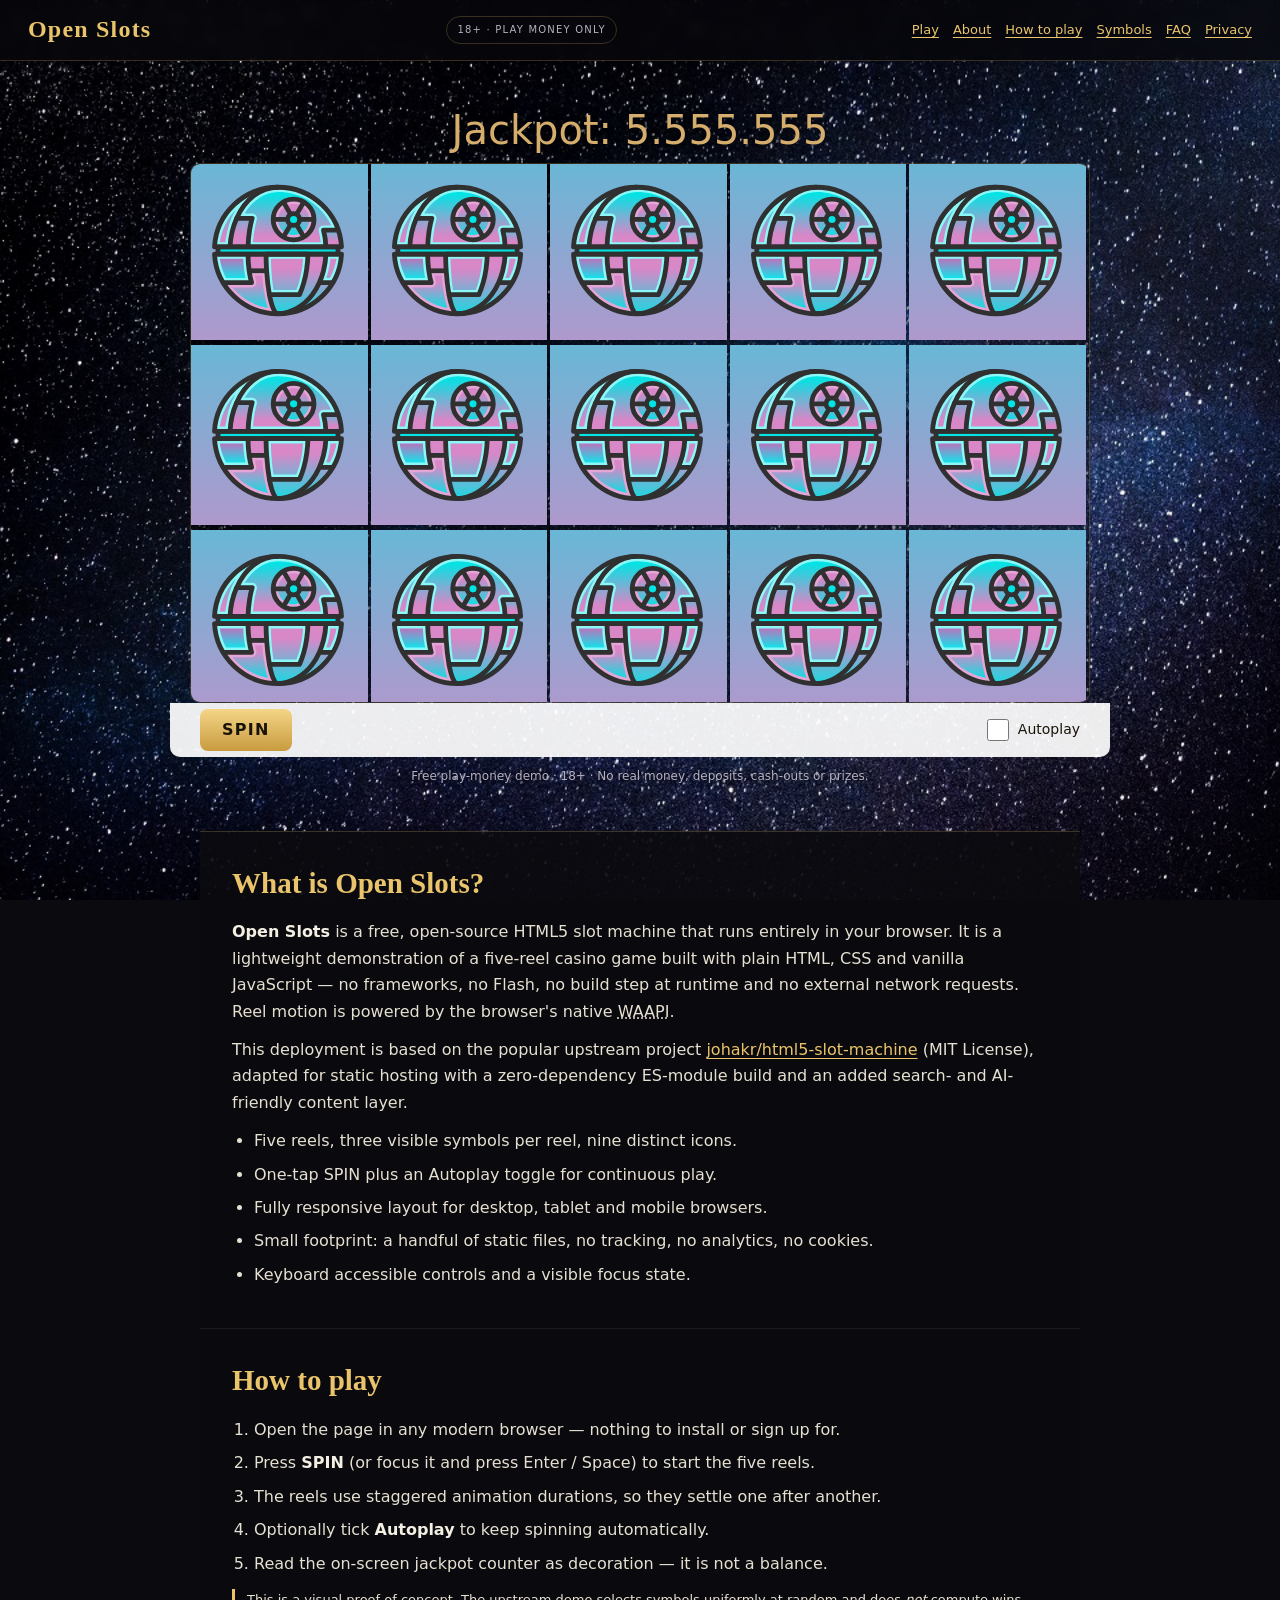
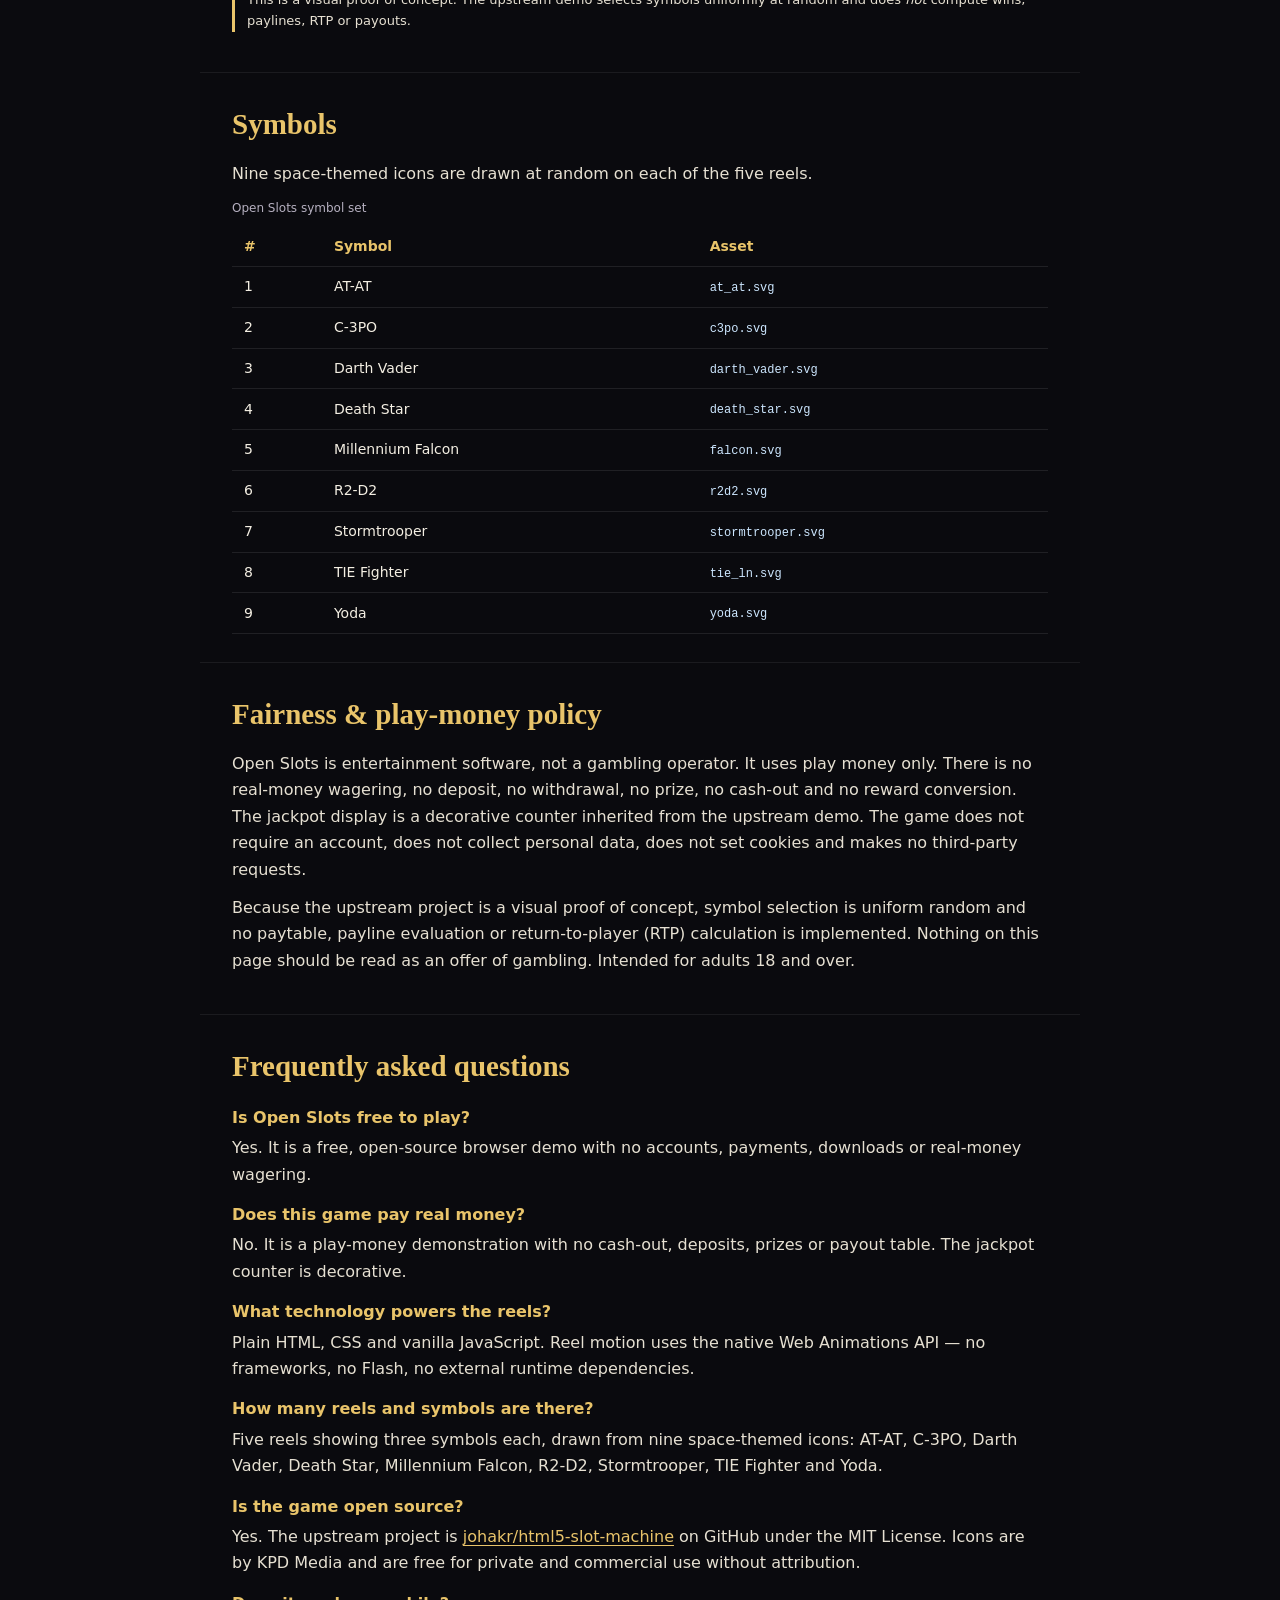
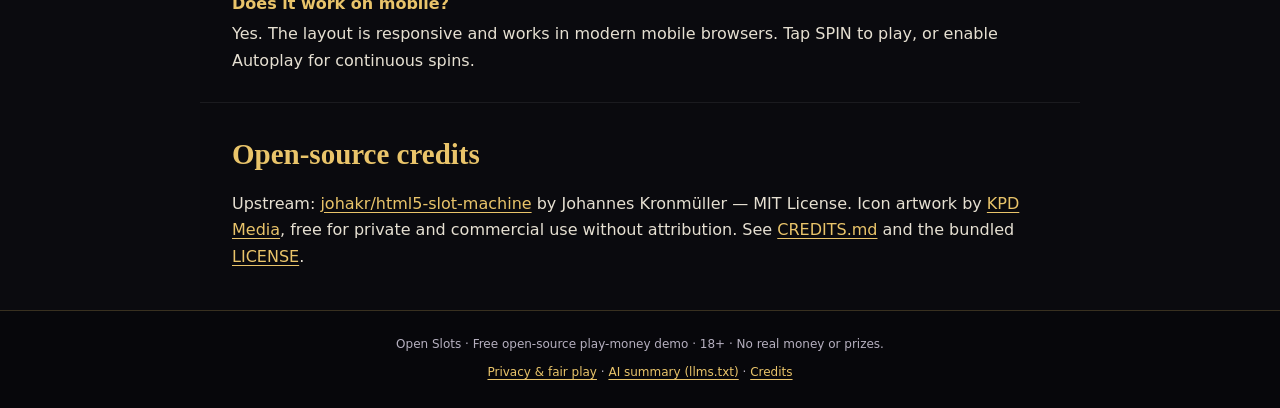
<file: index.html>
<!DOCTYPE html>
<html lang="en">
<head>
<meta charset="utf-8">
<meta name="viewport" content="width=device-width, initial-scale=1, viewport-fit=cover">
<meta name="theme-color" content="#0b0b0f">

<title>Open Slots — Free Open-Source HTML5 Slot Machine (Play Money)</title>
<meta name="description" content="Play Open Slots, a free open-source HTML5 slot machine built with vanilla JavaScript and the Web Animations API. Five reels, nine symbols, autoplay, no download, no sign-up, no real money. 18+ play-money demo.">
<meta name="keywords" content="open source slot machine, HTML5 casino game, vanilla JavaScript slots, Web Animations API, free play-money slots, browser slot demo, five reel slot, no download slots">
<meta name="robots" content="index, follow, max-snippet:-1, max-image-preview:large, max-video-preview:-1">
<meta name="author" content="Open Slots (upstream: johakr/html5-slot-machine)">
<link rel="canonical" href="https://open-slots.pages.dev/">
<link rel="alternate" hreflang="en" href="https://open-slots.pages.dev/">
<link rel="alternate" hreflang="x-default" href="https://open-slots.pages.dev/">

<meta property="og:type" content="website">
<meta property="og:site_name" content="Open Slots">
<meta property="og:title" content="Open Slots — Free Open-Source HTML5 Slot Machine">
<meta property="og:description" content="A free, open-source five-reel slot machine built with plain JavaScript and the Web Animations API. Play money only, 18+.">
<meta property="og:url" content="https://open-slots.pages.dev/">
<meta property="og:image" content="https://open-slots.pages.dev/assets/bg_small.jpg">
<meta property="og:image:alt" content="Open Slots five-reel casino game interface on a dark background">
<meta property="og:image:width" content="1200">
<meta property="og:image:height" content="630">
<meta property="og:locale" content="en_US">
<meta name="twitter:card" content="summary_large_image">
<meta name="twitter:title" content="Open Slots — Free Open-Source HTML5 Slot Machine">
<meta name="twitter:description" content="Five reels, nine symbols, pure vanilla JavaScript. Free play-money demo, 18+, no download.">
<meta name="twitter:image" content="https://open-slots.pages.dev/assets/bg_small.jpg">
<meta name="twitter:image:alt" content="Open Slots five-reel casino game interface">

<link rel="icon" type="image/svg+xml" href="./assets/symbols/falcon.svg">
<link rel="manifest" href="./site.webmanifest">
<link rel="stylesheet" href="./css/style.css">

<script type="application/ld+json">
{
  "@context": "https://schema.org",
  "@graph": [
    {
      "@type": "WebSite",
      "@id": "https://open-slots.pages.dev/#website",
      "url": "https://open-slots.pages.dev/",
      "name": "Open Slots",
      "description": "Free open-source HTML5 play-money slot machine built with vanilla JavaScript.",
      "inLanguage": "en",
      "license": "https://opensource.org/licenses/MIT"
    },
    {
      "@type": "WebPage",
      "@id": "https://open-slots.pages.dev/#webpage",
      "url": "https://open-slots.pages.dev/",
      "title": "Open Slots — Free Open-Source HTML5 Slot Machine (Play Money)",
      "isPartOf": { "@id": "https://open-slots.pages.dev/#website" },
      "inLanguage": "en"
    },
    {
      "@type": "VideoGame",
      "@id": "https://open-slots.pages.dev/#game",
      "name": "Open Slots",
      "description": "A five-reel, play-money slot machine demo built with plain HTML, CSS and JavaScript using the Web Animations API. No real-money wagering.",
      "url": "https://open-slots.pages.dev/",
      "genre": ["Casino", "Slot machine", "Arcade"],
      "gamePlatform": "Any modern web browser",
      "applicationCategory": "Game",
      "operatingSystem": "Any",
      "inLanguage": "en",
      "isAccessibleForFree": true,
      "offers": { "@type": "Offer", "price": "0", "priceCurrency": "USD" },
      "audience": { "@type": "Audience", "suggestedMinAge": 18 },
      "sourceOrganization": {
        "@type": "Organization",
        "name": "johakr/html5-slot-machine",
        "url": "https://github.com/johakr/html5-slot-machine"
      }
    },
    {
      "@type": "FAQPage",
      "@id": "https://open-slots.pages.dev/#faq",
      "mainEntity": [
        {
          "@type": "Question",
          "name": "Is Open Slots free to play?",
          "acceptedAnswer": { "@type": "Answer", "text": "Yes. It is a free, open-source browser demo. There are no accounts, no payments, no downloads and no real-money wagering." }
        },
        {
          "@type": "Question",
          "name": "Does this game pay real money?",
          "acceptedAnswer": { "@type": "Answer", "text": "No. Open Slots is a play-money demonstration. It has no cash-out, no deposits, no prizes and no payout table. The jackpot counter is decorative." }
        },
        {
          "@type": "Question",
          "name": "What technology powers the reels?",
          "acceptedAnswer": { "@type": "Answer", "text": "Plain HTML, CSS and vanilla JavaScript. Reel motion uses the browser's native Web Animations API, with no frameworks, no Flash and no external runtime dependencies." }
        },
        {
          "@type": "Question",
          "name": "How many reels and symbols are there?",
          "acceptedAnswer": { "@type": "Answer", "text": "Five reels showing three symbols each, drawn from a set of nine space-themed icons: AT-AT, C-3PO, Darth Vader, Death Star, Millennium Falcon, R2-D2, Stormtrooper, TIE Fighter and Yoda." }
        },
        {
          "@type": "Question",
          "name": "Is the game open source?",
          "acceptedAnswer": { "@type": "Answer", "text": "Yes. The upstream project is johakr/html5-slot-machine on GitHub, released under the MIT License. The icon artwork is by KPD Media and is free for private and commercial use without attribution." }
        },
        {
          "@type": "Question",
          "name": "Does it work on mobile?",
          "acceptedAnswer": { "@type": "Answer", "text": "Yes. The layout is responsive and works in modern mobile browsers. Tap SPIN to play, or enable Autoplay for continuous spins." }
        }
      ]
    }
  ]
}
</script>
</head>
<body>
<a class="skip-link" href="#game">Skip to the game</a>

<header class="site-header">
  <h1 class="brand">Open Slots</h1>
  <p class="badge">18+ · Play money only</p>
  <nav aria-label="Primary navigation">
    <a href="#game">Play</a>
    <a href="#about">About</a>
    <a href="#how-to-play">How to play</a>
    <a href="#symbols">Symbols</a>
    <a href="#faq">FAQ</a>
    <a href="./privacy/">Privacy</a>
  </nav>
</header>

<main>
  <!-- 游戏区：DOM 结构与上游 src/index.html 完全一致，游戏 JS 依赖这些 id / class -->
  <section id="game" aria-label="Playable slot machine">
    <div id="slot">
      <div id="jackpot">Jackpot: <span id="jp">5.555.555</span></div>
      <div id="reels">
        <div class="reel"></div>
        <div class="reel"></div>
        <div class="reel"></div>
        <div class="reel"></div>
        <div class="reel"></div>
      </div>
      <div id="controls">
        <button type="button" id="spin">SPIN</button>
        <label>
          <input type="checkbox" name="autoplay" id="autoplay" />
          Autoplay
        </label>
      </div>
    </div>
    <p class="game-note">Free play-money demo · 18+ · No real money, deposits, cash-outs or prizes.</p>
  </section>

  <section id="about" aria-labelledby="about-title" class="content">
    <h2 id="about-title">What is Open Slots?</h2>
    <p>
      <strong>Open Slots</strong> is a free, open-source HTML5 slot machine that runs entirely in your
      browser. It is a lightweight demonstration of a five-reel casino game built with plain HTML,
      CSS and vanilla JavaScript — no frameworks, no Flash, no build step at runtime and no external
      network requests. Reel motion is powered by the browser's native
      <abbr title="Web Animations API">WAAPI</abbr>.
    </p>
    <p>
      This deployment is based on the popular upstream project
      <a href="https://github.com/johakr/html5-slot-machine" rel="noopener noreferrer">johakr/html5-slot-machine</a>
      (MIT License), adapted for static hosting with a zero-dependency ES-module build and an
      added search- and AI-friendly content layer.
    </p>
    <ul class="feature-list">
      <li>Five reels, three visible symbols per reel, nine distinct icons.</li>
      <li>One-tap SPIN plus an Autoplay toggle for continuous play.</li>
      <li>Fully responsive layout for desktop, tablet and mobile browsers.</li>
      <li>Small footprint: a handful of static files, no tracking, no analytics, no cookies.</li>
      <li>Keyboard accessible controls and a visible focus state.</li>
    </ul>
  </section>

  <section id="how-to-play" aria-labelledby="how-title" class="content">
    <h2 id="how-title">How to play</h2>
    <ol class="steps">
      <li>Open the page in any modern browser — nothing to install or sign up for.</li>
      <li>Press <strong>SPIN</strong> (or focus it and press Enter / Space) to start the five reels.</li>
      <li>The reels use staggered animation durations, so they settle one after another.</li>
      <li>Optionally tick <strong>Autoplay</strong> to keep spinning automatically.</li>
      <li>Read the on-screen jackpot counter as decoration — it is not a balance.</li>
    </ol>
    <p class="note">
      This is a visual proof of concept. The upstream demo selects symbols uniformly at random and
      does <em>not</em> compute wins, paylines, RTP or payouts.
    </p>
  </section>

  <section id="symbols" aria-labelledby="symbols-title" class="content">
    <h2 id="symbols-title">Symbols</h2>
    <p>Nine space-themed icons are drawn at random on each of the five reels.</p>
    <div class="table-wrap">
      <table>
        <caption>Open Slots symbol set</caption>
        <thead><tr><th scope="col">#</th><th scope="col">Symbol</th><th scope="col">Asset</th></tr></thead>
        <tbody>
          <tr><td>1</td><td>AT-AT</td><td><code>at_at.svg</code></td></tr>
          <tr><td>2</td><td>C-3PO</td><td><code>c3po.svg</code></td></tr>
          <tr><td>3</td><td>Darth Vader</td><td><code>darth_vader.svg</code></td></tr>
          <tr><td>4</td><td>Death Star</td><td><code>death_star.svg</code></td></tr>
          <tr><td>5</td><td>Millennium Falcon</td><td><code>falcon.svg</code></td></tr>
          <tr><td>6</td><td>R2-D2</td><td><code>r2d2.svg</code></td></tr>
          <tr><td>7</td><td>Stormtrooper</td><td><code>stormtrooper.svg</code></td></tr>
          <tr><td>8</td><td>TIE Fighter</td><td><code>tie_ln.svg</code></td></tr>
          <tr><td>9</td><td>Yoda</td><td><code>yoda.svg</code></td></tr>
        </tbody>
      </table>
    </div>
  </section>

  <section id="fairness" aria-labelledby="fairness-title" class="content">
    <h2 id="fairness-title">Fairness &amp; play-money policy</h2>
    <p>
      Open Slots is entertainment software, not a gambling operator. It uses play money only.
      There is no real-money wagering, no deposit, no withdrawal, no prize, no cash-out and no
      reward conversion. The jackpot display is a decorative counter inherited from the upstream
      demo. The game does not require an account, does not collect personal data, does not set
      cookies and makes no third-party requests.
    </p>
    <p>
      Because the upstream project is a visual proof of concept, symbol selection is uniform
      random and no paytable, payline evaluation or return-to-player (RTP) calculation is
      implemented. Nothing on this page should be read as an offer of gambling.
      Intended for adults 18 and over.
    </p>
  </section>

  <section id="faq" aria-labelledby="faq-title" class="content">
    <h2 id="faq-title">Frequently asked questions</h2>
    <dl class="faq">
      <dt>Is Open Slots free to play?</dt>
      <dd>Yes. It is a free, open-source browser demo with no accounts, payments, downloads or real-money wagering.</dd>
      <dt>Does this game pay real money?</dt>
      <dd>No. It is a play-money demonstration with no cash-out, deposits, prizes or payout table. The jackpot counter is decorative.</dd>
      <dt>What technology powers the reels?</dt>
      <dd>Plain HTML, CSS and vanilla JavaScript. Reel motion uses the native Web Animations API — no frameworks, no Flash, no external runtime dependencies.</dd>
      <dt>How many reels and symbols are there?</dt>
      <dd>Five reels showing three symbols each, drawn from nine space-themed icons: AT-AT, C-3PO, Darth Vader, Death Star, Millennium Falcon, R2-D2, Stormtrooper, TIE Fighter and Yoda.</dd>
      <dt>Is the game open source?</dt>
      <dd>Yes. The upstream project is <a href="https://github.com/johakr/html5-slot-machine" rel="noopener noreferrer">johakr/html5-slot-machine</a> on GitHub under the MIT License. Icons are by KPD Media and are free for private and commercial use without attribution.</dd>
      <dt>Does it work on mobile?</dt>
      <dd>Yes. The layout is responsive and works in modern mobile browsers. Tap SPIN to play, or enable Autoplay for continuous spins.</dd>
    </dl>
  </section>

  <section id="credits" aria-labelledby="credits-title" class="content">
    <h2 id="credits-title">Open-source credits</h2>
    <p>
      Upstream: <a href="https://github.com/johakr/html5-slot-machine" rel="noopener noreferrer">johakr/html5-slot-machine</a>
      by Johannes Kronmüller — MIT License. Icon artwork by
      <a href="https://iconstore.co/icons/10-star-wars-icons/" rel="noopener noreferrer">KPD Media</a>,
      free for private and commercial use without attribution. See
      <a href="./CREDITS.md">CREDITS.md</a> and the bundled <a href="./LICENSE">LICENSE</a>.
    </p>
  </section>

  <noscript>
    <section class="content">
      <h2>Open Slots requires JavaScript</h2>
      <p>Open Slots is a free, open-source, five-reel play-money HTML5 slot machine built with vanilla
      JavaScript and the Web Animations API. It is a visual demonstration only: there is no real
      money, no payouts, no account and no download. Intended for adults 18 and over.</p>
    </section>
  </noscript>
</main>

<footer class="site-footer">
  <p>Open Slots · Free open-source play-money demo · 18+ · No real money or prizes.</p>
  <p><a href="./privacy/">Privacy &amp; fair play</a> · <a href="./llms.txt">AI summary (llms.txt)</a> · <a href="./CREDITS.md">Credits</a></p>
</footer>

<script type="module" src="./js/index.js"></script>
</body>
</html>
</file>
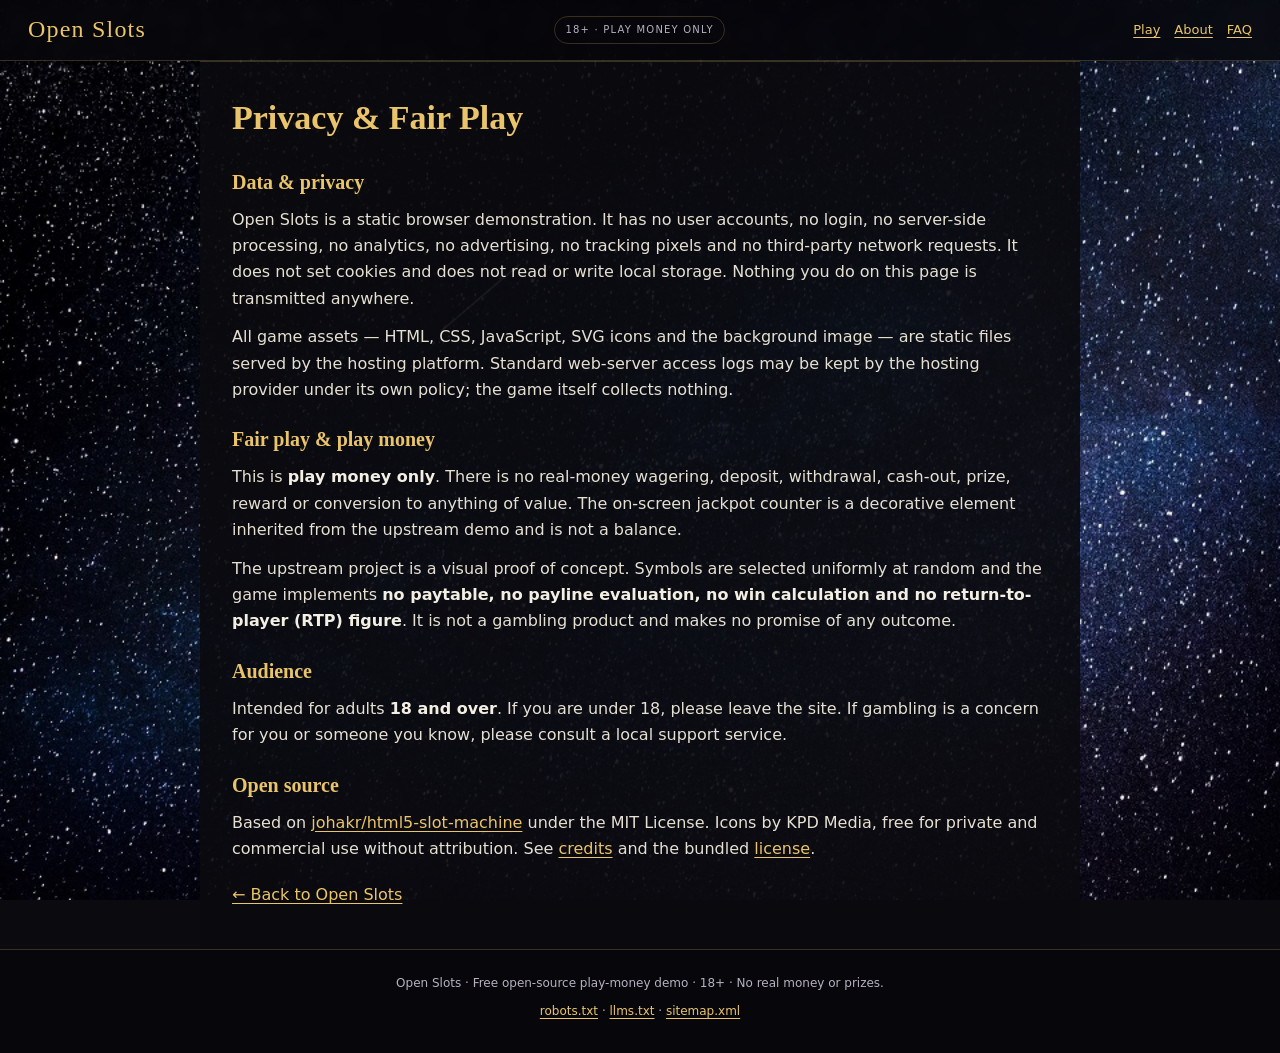
<file: privacy/index.html>
<!DOCTYPE html>
<html lang="en">
<head>
<meta charset="utf-8">
<meta name="viewport" content="width=device-width, initial-scale=1">
<title>Privacy &amp; Fair Play — Open Slots</title>
<meta name="description" content="Privacy and fair-play statement for Open Slots: no accounts, no cookies, no analytics, no data collection, and play money only with no payouts.">
<meta name="keywords" content="Open Slots privacy, play money only, no data collection, fair play, open source slot demo">
<meta name="robots" content="index, follow, max-image-preview:large">
<link rel="canonical" href="https://open-slots.pages.dev/privacy/">
<meta property="og:type" content="website">
<meta property="og:site_name" content="Open Slots">
<meta property="og:title" content="Privacy &amp; Fair Play — Open Slots">
<meta property="og:description" content="No accounts, no cookies, no analytics. Play money only, 18+, no payouts.">
<meta property="og:url" content="https://open-slots.pages.dev/privacy/">
<meta name="twitter:card" content="summary">
<meta name="twitter:title" content="Privacy &amp; Fair Play — Open Slots">
<meta name="twitter:description" content="No accounts, no cookies, no analytics. Play money only, 18+.">
<link rel="icon" type="image/svg+xml" href="../assets/symbols/falcon.svg">
<link rel="stylesheet" href="../css/style.css">
<script type="application/ld+json">
{
  "@context": "https://schema.org",
  "@type": "WebPage",
  "name": "Privacy & Fair Play — Open Slots",
  "url": "https://open-slots.pages.dev/privacy/",
  "description": "Privacy and fair-play statement for the Open Slots play-money demo.",
  "isPartOf": { "@type": "WebSite", "url": "https://open-slots.pages.dev/", "name": "Open Slots" },
  "inLanguage": "en"
}
</script>
</head>
<body>
<a class="skip-link" href="#main">Skip to content</a>
<header class="site-header">
  <p class="brand"><a href="../" style="color:inherit;text-decoration:none">Open Slots</a></p>
  <p class="badge">18+ · Play money only</p>
  <nav aria-label="Primary navigation">
    <a href="../#game">Play</a><a href="../#about">About</a><a href="../#faq">FAQ</a>
  </nav>
</header>

<main id="main">
  <section class="content" aria-labelledby="privacy-title">
    <h1 id="privacy-title" style="font-family:Georgia,serif;color:var(--gold);font-size:clamp(24px,5vw,34px);margin-bottom:14px">Privacy &amp; Fair Play</h1>

    <h2 id="data" style="font-family:Georgia,serif;color:var(--gold);font-size:20px;margin:20px 0 8px">Data &amp; privacy</h2>
    <p>Open Slots is a static browser demonstration. It has no user accounts, no login, no server-side
      processing, no analytics, no advertising, no tracking pixels and no third-party network requests.
      It does not set cookies and does not read or write local storage. Nothing you do on this page is
      transmitted anywhere.</p>
    <p>All game assets — HTML, CSS, JavaScript, SVG icons and the background image — are static files
      served by the hosting platform. Standard web-server access logs may be kept by the hosting
      provider under its own policy; the game itself collects nothing.</p>

    <h2 id="fair" style="font-family:Georgia,serif;color:var(--gold);font-size:20px;margin:20px 0 8px">Fair play &amp; play money</h2>
    <p>This is <strong>play money only</strong>. There is no real-money wagering, deposit, withdrawal,
      cash-out, prize, reward or conversion to anything of value. The on-screen jackpot counter is a
      decorative element inherited from the upstream demo and is not a balance.</p>
    <p>The upstream project is a visual proof of concept. Symbols are selected uniformly at random and
      the game implements <strong>no paytable, no payline evaluation, no win calculation and no
      return-to-player (RTP) figure</strong>. It is not a gambling product and makes no promise of
      any outcome.</p>

    <h2 id="audience" style="font-family:Georgia,serif;color:var(--gold);font-size:20px;margin:20px 0 8px">Audience</h2>
    <p>Intended for adults <strong>18 and over</strong>. If you are under 18, please leave the site.
      If gambling is a concern for you or someone you know, please consult a local support service.</p>

    <h2 id="opensource" style="font-family:Georgia,serif;color:var(--gold);font-size:20px;margin:20px 0 8px">Open source</h2>
    <p>Based on <a href="https://github.com/johakr/html5-slot-machine" rel="noopener noreferrer">johakr/html5-slot-machine</a>
      under the MIT License. Icons by KPD Media, free for private and commercial use without
      attribution. See <a href="../CREDITS.md">credits</a> and the bundled <a href="../LICENSE">license</a>.</p>

    <p style="margin-top:20px"><a href="../">← Back to Open Slots</a></p>
  </section>
</main>

<footer class="site-footer">
  <p>Open Slots · Free open-source play-money demo · 18+ · No real money or prizes.</p>
  <p><a href="../robots.txt">robots.txt</a> · <a href="../llms.txt">llms.txt</a> · <a href="../sitemap.xml">sitemap.xml</a></p>
</footer>
</body>
</html>
</file>
<file: css/style.css>
/* Open Slots — 基于上游 src/css/style.css 改造
 * 改动：移除 bootstrap-reboot CDN 依赖（内置极简 reset）、统一使用较小的背景图、
 *       body 改为可滚动布局以承载 SEO/GEO 正文、补充内容区样式与可访问性规则。
 * 游戏本体所需的 #slot / #reels / .reel / .icons 规则保持与上游一致。
 */

/* ---- reset（替代 bootstrap-reboot，零外部请求） ---- */
*, *::before, *::after { box-sizing: border-box; }
html { -webkit-text-size-adjust: 100%; }
body, h1, h2, h3, p, ul, ol, dl, dd, table, figure { margin: 0; }
button, input { font: inherit; }
img, svg { max-width: 100%; }

:root {
  --ink: #0b0b0f;
  --panel: #14131b;
  --gold: #e9c46a;
  --text: #f4efe3;
  --muted: #b6b0c0;
  --line: rgba(233, 196, 106, .22);
}

body {
  min-height: 100vh;
  min-height: 100svh;
  padding: 0;
  color: var(--text);
  background-color: var(--ink);
  background-image: url("../assets/bg_small.jpg");
  background-size: cover;
  background-attachment: fixed;
  background-position: center;
  font-family: system-ui, -apple-system, "Segoe UI", "PingFang SC", "Microsoft YaHei", sans-serif;
  font-size: 16px;
  line-height: 1.65;
}

/* ---- 可访问性辅助 ---- */
.skip-link {
  position: absolute; left: -9999px; top: 0; z-index: 100;
  padding: 10px 16px; background: var(--gold); color: #1a1408; font-weight: 700;
  border-radius: 0 0 10px 0;
}
.skip-link:focus { left: 0; }
:focus-visible { outline: 2px solid var(--gold); outline-offset: 3px; }
.sr-only {
  position: absolute; width: 1px; height: 1px; padding: 0; margin: -1px;
  overflow: hidden; clip: rect(0, 0, 0, 0); white-space: nowrap; border: 0;
}

/* ---- 站点页眉 ---- */
.site-header {
  display: flex; align-items: center; justify-content: space-between; gap: 12px;
  flex-wrap: wrap;
  padding: 10px clamp(12px, 3vw, 28px);
  background: rgba(7, 7, 11, .82);
  border-bottom: 1px solid var(--line);
  -webkit-backdrop-filter: blur(6px); backdrop-filter: blur(6px);
}
.site-header .brand {
  font-family: Georgia, "Times New Roman", serif;
  font-size: clamp(18px, 4vw, 24px); letter-spacing: .05em; color: var(--gold);
}
.site-header .badge {
  font-size: 10px; letter-spacing: .12em; text-transform: uppercase;
  color: var(--muted); border: 1px solid var(--line); border-radius: 999px; padding: 5px 10px;
}
.site-header nav { display: flex; gap: 14px; flex-wrap: wrap; font-size: 13px; }
.site-header nav a, .site-footer a, .content a {
  color: var(--gold); text-decoration: underline; text-underline-offset: 3px;
}
.site-header nav a:hover, .content a:hover { color: #fff0c2; }

/* ---- 游戏区：首屏居中，DOM 结构与上游一致 ---- */
#game {
  min-height: calc(100svh - 130px);
  display: flex; flex-direction: column; align-items: center; justify-content: center;
  padding: 16px clamp(10px, 3vw, 28px) 24px;
  gap: 10px;
}
#slot { width: 100%; max-width: 940px; }
#jackpot {
  color: #d5ad6d; font-size: clamp(20px, 4.5vw, 40px); text-align: center;
  text-shadow: 0 2px 12px rgba(0, 0, 0, .8);
}
#reels {
  display: flex;
  width: min(92vw, 900px);
  aspect-ratio: 5 / 3;
  max-height: 62vh;
  margin: 0 auto;
  background: rgba(0, 0, 0, .38);
  border: 1px solid var(--line);
  border-radius: 10px;
  overflow: hidden;
}
.reel { overflow: hidden; width: 20%; height: 100%; position: relative; }
.reel > .icons { position: relative; }
.reel > .icons > img {
  width: calc(100% + 6px);
  margin: -3px 0 0 -3px;
  height: auto;
  transform: translate3d(0, 0, 0); /* GPU 加速，修复 iOS 闪烁 */
}
#controls {
  background-color: rgba(255, 255, 255, .92);
  min-height: 50px;
  display: flex; justify-content: space-between; align-items: center;
  padding: 6px clamp(12px, 4vw, 30px);
  border-radius: 0 0 10px 10px;
  color: #1a1408;
}
#controls button {
  cursor: pointer; font-weight: 700; letter-spacing: .08em;
  padding: 8px 22px; border: 0; border-radius: 8px;
  background: linear-gradient(180deg, #f4d587, #c99b3f); color: #1a1408;
}
#controls button:disabled { opacity: .55; cursor: progress; }
#controls label { display: flex; align-items: center; gap: 6px; font-size: 14px; }
#controls label input { width: 22px; height: 22px; accent-color: #9a7126; }
#slot.inverted .reel { transform: scaleY(-1); }
#slot.inverted .reel > .icons > img { transform: scaleY(-1); }
.game-note {
  font-size: 12px; color: var(--muted); text-align: center;
  text-shadow: 0 1px 6px rgba(0, 0, 0, .9);
}

/* ---- 可索引内容区（SEO / GEO） ---- */
.content {
  max-width: 880px;
  margin: 0 auto;
  padding: 28px clamp(16px, 4vw, 32px);
  background: rgba(11, 11, 15, .90);
  border-top: 1px solid var(--line);
}
.content + .content { border-top: 1px solid rgba(255, 255, 255, .07); }
.content h2 {
  font-family: Georgia, serif; color: var(--gold);
  font-size: clamp(21px, 4.5vw, 29px); margin-bottom: 12px;
}
.content p { margin-bottom: 12px; color: #e6e0d2; }
.content strong { color: var(--text); }
.content abbr { text-decoration: underline dotted; cursor: help; }
.feature-list, .steps { padding-left: 22px; margin: 0 0 12px; color: #e6e0d2; }
.feature-list li, .steps li { margin-bottom: 7px; }
.note {
  font-size: 13px; color: var(--muted);
  border-left: 3px solid var(--gold); padding-left: 12px;
}
.table-wrap { overflow-x: auto; }
table { border-collapse: collapse; width: 100%; font-size: 14px; }
caption { text-align: left; color: var(--muted); font-size: 12px; margin-bottom: 8px; }
th, td { text-align: left; padding: 8px 12px; border-bottom: 1px solid rgba(255, 255, 255, .09); }
th { color: var(--gold); font-weight: 600; }
td code { color: #cde7ff; font-size: 12px; }
.faq dt { color: var(--gold); font-weight: 600; margin-top: 14px; }
.faq dd { margin: 4px 0 0; color: #e6e0d2; }

.site-footer {
  text-align: center; padding: 24px 16px 32px;
  border-top: 1px solid var(--line);
  background: rgba(7, 7, 11, .92);
  color: var(--muted); font-size: 12px;
}
.site-footer p + p { margin-top: 8px; }

@media (max-width: 600px) {
  .site-header { justify-content: center; text-align: center; }
  .site-header .badge { display: none; }
  #reels { max-height: none; }
}
@media (prefers-reduced-motion: reduce) {
  *, *::before, *::after { animation-duration: .01ms !important; transition-duration: .01ms !important; }
}
</file>
